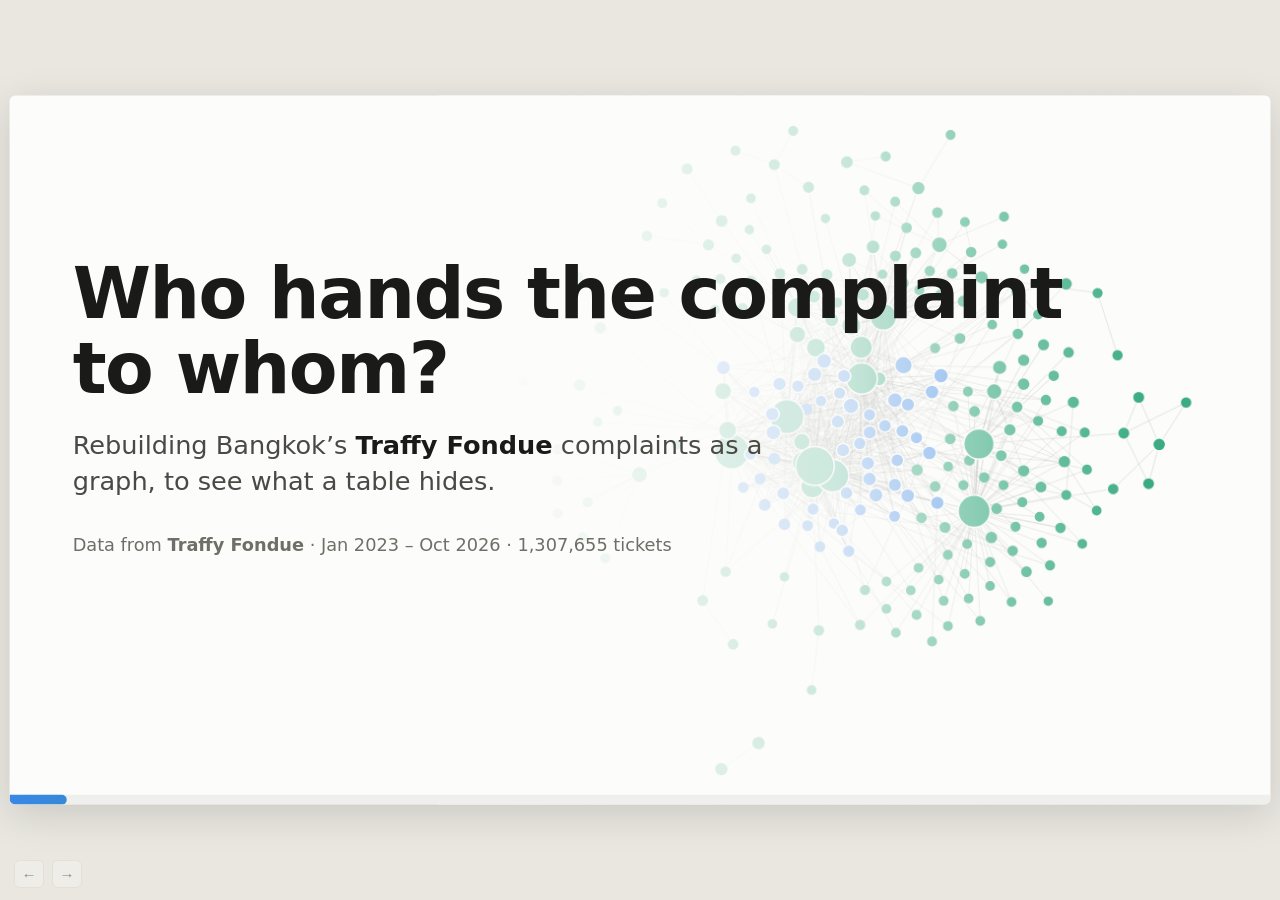
<file: index.html>
<!doctype html>
<html lang="en">
<head>
<meta charset="utf-8">
<meta name="viewport" content="width=device-width, initial-scale=1">
<title>Who hands the complaint to whom? — Traffy Fondue as a graph</title>
<link rel="icon" href="data:image/svg+xml,%3Csvg xmlns=%27http://www.w3.org/2000/svg%27 viewBox=%270 0 32 32%27%3E%3Ccircle cx=%278%27 cy=%2716%27 r=%274%27 fill=%27%233987e5%27/%3E%3Ccircle cx=%2724%27 cy=%278%27 r=%274%27 fill=%27%23d95926%27/%3E%3Ccircle cx=%2724%27 cy=%2724%27 r=%274%27 fill=%27%23199e70%27/%3E%3Cpath d=%27M8 16L24 8M8 16L24 24%27 stroke=%27%238e8d86%27 stroke-width=%272%27/%3E%3C/svg%3E">
<link rel="stylesheet" href="deck/deck.css">
</head>
<body>
<div id="frame">
  <div id="stage">

    <!-- 1 · Title -->
    <section class="slide title" data-embed="bg">
      <div class="bg"><canvas></canvas></div>
      <div class="inner">
        <h1>Who hands the complaint<br>to whom?</h1>
        <p class="lead">Rebuilding Bangkok’s <b>Traffy Fondue</b> complaints as a graph, to see what a table hides.</p>
        <p class="hint">Data from <b>Traffy Fondue</b> · <span id="s-span"></span></p>
      </div>
    </section>

    <!-- 1b · What is Traffy Fondue -->
    <section class="slide" data-steps="5">
      <h2>Traffy Fondue: report a city problem in a chat, track it to the end</h2>
      <p class="body" style="max-width:900px">A citizen-reporting platform built by NECTEC and rolled out by the Bangkok Metropolitan Administration (BMA) on 31 May 2022<sup>1</sup>. Residents use the LINE chatbot or a website; officials work the cases in a manager app<sup>4</sup>.</p>
      <ol class="steps4" id="steps4">
        <li class="fx" data-s="1"><i>1</i><b>Report</b><span>A resident sends a photo, a location and a short description.</span></li>
        <li class="fx" data-s="2"><i>2</i><b>Route</b><span>The platform classifies the problem and sends it to a responsible office<sup>4</sup>.</span></li>
        <li class="fx hot" data-s="3"><i>3</i><b>Handoff</b><span>If that office cannot fix it, the ticket moves on to another, and another.</span></li>
        <li class="fx" data-s="4"><i>4</i><b>Update</b><span>Status changes (in progress, finished) are sent back to the resident.</span></li>
      </ol>
      <p class="tiny fx" data-s="5" style="margin-top:34px">The handoff is the subject of this talk. Every office a ticket passes through is written into one field, in order.</p>
    </section>

    <!-- 2 · Traffy intro -->
    <section class="slide" data-steps="1">
      <h2>A complaint is rarely one office’s job</h2>
      <div class="cols">
        <div class="col wide">
          <p class="body">Handoffs are not rare. A ticket lists <b><span id="t-avg"></span> agencies</b> on average, listed in order.</p>
          <p class="body fx" data-s="1">The platform passed <b>one million resolved complaints</b> in March 2026<sup>2</sup>. At that scale, <em>how</em> a complaint travels matters as much as how many arrive.</p>
        </div>
        <div class="col">
          <div class="bignums">
            <div><b id="t-tickets">1.3M</b><span>tickets, Jan 2023 – Oct 2026</span></div>
            <div><b id="t-perday">934</b><span>new tickets a day</span></div>
            <div><b id="t-hotline">19%</b><span>start at the 1555 hotline</span></div>
          </div>
        </div>
      </div>
    </section>

    <!-- 2b · The question -->
    <section class="slide statement">
      <span class="qmark open" aria-hidden="true">“</span>
      <p class="qtext">Where do complaints get <em>passed around</em>, <em>stuck</em>, or <em>sent back</em> — and which handoffs look <em>wasted</em>?</p>
      <span class="qmark close" aria-hidden="true">”</span>
    </section>

    <!-- 3 · The table -->
    <section class="slide" data-steps="2">
      <span class="ch">Ch 1 · The network lens</span>
      <h2>In the database, a complaint is one row</h2>
      <div class="tbl-wrap">
        <table class="rows" id="rows-table">
          <thead><tr><th>ticket_id</th><th>type</th><th class="hot">organization</th><th>district</th><th>state</th><th>timestamp</th></tr></thead>
          <tbody></tbody>
        </table>
      </div>
      <div class="zoom fx" data-s="2">
        <div class="zl"><b>One cell, zoomed in</b><span id="z-id"></span></div>
        <p class="zs" id="z-str"></p>
        <p class="zt" id="z-tag"></p>
      </div>
    </section>

    <!-- 4 · Questions a table cannot phrase -->
    <section class="slide" data-steps="4">
      <span class="ch">Ch 1 · What doesn’t work?</span>
      <h2>Questions a table can’t phrase</h2>
      <div class="cols">
        <div class="col">
          <div class="qcards">
            <div class="qc"><i>1</i><span>Which agency do tickets get <em>stuck after</em>?</span></div>
            <div class="qc"><i>2</i><span>Which two agencies pass tickets <em>back and forth</em>?</span></div>
            <div class="qc"><i>3</i><span>If the police <em>stopped closing</em> tickets, which districts would feel it?</span></div>
          </div>
          <p class="note">All three ask <b>who connects to whom</b>.</p>
          <div class="ba" id="ba"></div>
        </div>
        <div class="col">
          <h4 class="sub">What it takes in SQL, for question 1 alone</h4>
          <div class="codeblock">
            <div class="cl fx" data-s="1"><code>1</code><span>split <b>organization</b> on commas</span><em id="sq1"></em></div>
            <div class="cl fx" data-s="2"><code>2</code><span>explode to one row per agency</span><em id="sq2"></em></div>
            <div class="cl fx" data-s="3"><code>3</code><span>pair each row with the next (LAG, per ticket)</span><em id="sq3"></em></div>
            <div class="cl fx" data-s="4"><code>4</code><span>group by (from, to) and count</span><em id="sq4"></em></div>
          </div>
          <p class="note fx" data-s="4">…and that is only question 1. Question 3 needs <b>paths</b>, not pairs.</p>
        </div>
      </div>
    </section>

    <!-- 5 · One ticket is a path -->
    <section class="slide" data-steps="6">
      <span class="ch">Ch 2 · Nodes and edges</span>
      <h2>Read the cell in order, and it becomes a path</h2>
      <p class="tiny" id="p-meta" style="margin:0 0 10px"></p>
      <div id="pathviz"></div>
      <p class="pcap" id="pcap"></p>
    </section>

    <!-- 6 · Stack paths -->
    <section class="slide graph" data-embed="stack" data-steps="6">
      <span class="ch">Ch 3 · Temporal graph</span>
      <h2>Stack the paths, and a map appears</h2>
      <div class="gw" style="left:64px;top:112px;width:780px;height:552px"><canvas></canvas></div>
      <div class="side">
        <p class="date" id="stk-date"></p>
        <p class="lead2" id="stk-count"></p>
        <p class="stk-cap" id="stk-cap"></p>
        <div id="stk-ladder"></div>
        <p class="tiny" style="margin-top:10px">Real tickets first, then every ticket up to a date. The map shows agencies and handoffs that pass the size cut-offs on the full data.</p>
      </div>
    </section>

    <!-- 7 · Nodes and edges -->
    <section class="slide" data-steps="4">
      <span class="ch">Ch 1–2 · Nodes, edges, direction, weight, time</span>
      <h2>A graph is nodes and arrows, and we choose what they mean</h2>
      <div class="cols">
        <div class="col wide"><svg id="nodeviz" viewBox="0 0 640 360"></svg></div>
        <div class="col">
          <ul class="defs">
            <li class="fx" data-s="1"><i class="dot" style="background:#199e70"></i><b>Node</b> = an agency or district office. <span id="d-nodes"></span></li>
            <li class="fx" data-s="2"><i class="dot" style="background:#1a1a19"></i><b>Edge</b> = one handoff, drawn from the sender to the receiver.</li>
            <li class="fx" data-s="3"><i class="dot" style="background:#8e8d86"></i><b>Weight</b> = tickets that took that step (line width). <b>Direction</b> matters: A→B is not B→A.</li>
            <li class="fx" data-s="4"><i class="dot" style="background:#3987e5"></i><b>Time</b> = each edge keeps a weekly count, so the graph can replay how routing built up.</li>
          </ul>
        </div>
      </div>
    </section>

    <!-- 8 · Funnel -->
    <section class="slide" data-steps="3">
      <span class="ch">Ch 2 · From a table to an edge list</span>
      <h2>From a million rows to a graph you can read</h2>
      <div class="funnel" id="funnel"></div>
      <p class="tiny fx" data-s="3">Cutoffs are our choice and we report them (Ch 6): agencies with ≥1,000 tickets, handoffs with ≥500. The answers we show hold at nearby cutoffs — see the construction report.</p>
    </section>

    <!-- 9 · Edge list + live graph -->
    <section class="slide graph" data-embed="edgelist" data-steps="1">
      <span class="ch">Ch 2 · Edge list</span>
      <h2>An edge list is just a table of pairs</h2>
      <div class="gw" style="left:64px;top:112px;width:700px;height:552px"><canvas></canvas></div>
      <div class="side wideside">
        <h4 class="sub">Top handoffs · click a row</h4>
        <table class="edgetab" id="edgetab"><thead><tr><th>from</th><th></th><th>to</th><th>tickets</th></tr></thead><tbody></tbody></table>
        <p class="tiny fx" data-s="1" id="g9-count"></p>
        <p class="tiny">The graph is the <b>same data</b>, stored the way the question needs it: you can walk along edges instead of joining rows.</p>
      </div>
    </section>

    <!-- 10 · Construction decisions -->
    <section class="slide" data-steps="3">
      <span class="ch">Ch 6 · Building the graph</span>
      <h2>Every graph is built from decisions. Here are ours</h2>
      <div class="cols">
        <div class="col wide">
          <div class="dec2">
            <div class="d2 fx" data-s="1"><b class="n" id="n-res"></b><span id="dec-res"></span></div>
            <div class="d2 fx" data-s="2"><b class="n" id="n-prune"></b><span id="dec-prune"></span></div>
            <div class="d2 fx" data-s="3"><b class="n">1 assumption</b><span>The list order is the handoff order. The data has no time for each handoff, so we cannot check it.</span></div>
          </div>
        </div>
        <div class="col">
          <div class="spot fx" data-s="1">
            <h4>Resolution, before and after</h4>
            <p>One role, fifty district copies:</p>
            <div id="fold-ex"></div>
          </div>
        </div>
      </div>
    </section>

    <!-- 11 · Five metrics -->
    <section class="slide graph" data-embed="metrics" data-steps="0">
      <span class="ch">Ch 7 · Five ways to be important</span>
      <h2>Five questions, five answers to “who matters?”</h2>
      <div class="gw" style="left:64px;top:112px;width:700px;height:552px"><canvas></canvas></div>
      <div class="side wideside">
        <div class="chips" id="metric-chips"></div>
        <p class="lead2" id="metric-q"></p>
        <ol class="rank" id="metric-top"></ol>
        <table class="winners" id="metric-all"></table>
      </div>
    </section>

    <!-- 12 · Insight 1: police -->
    <section class="slide graph ins" data-embed="police" data-steps="3">
      <span class="ch">Ch 7 · PageRank, flow</span>
      <h2>Police-touched tickets rarely close, and it is getting worse</h2>
      <div id="chart-police" class="chart-left"></div>
      <div class="gw" style="left:690px;top:118px;width:526px;height:330px"><canvas></canvas></div>
      <p class="tiny" style="position:absolute;left:690px;top:452px;width:526px" id="police-cap"></p>
      <div class="decision fx" data-s="2" id="dec-police"></div>
      <p class="caveat fx" data-s="3" id="cav-police"></p>
    </section>

    <!-- 13 · Insight 2: long chains -->
    <section class="slide graph ins" data-embed="long" data-steps="8">
      <span class="ch">Ch 8 · Path length</span>
      <h2>The more agencies, the fewer tickets get finished</h2>
      <div id="chart-len" class="chart-left"></div>
      <div class="gw" style="left:690px;top:118px;width:526px;height:330px"><canvas></canvas></div>
      <p class="tiny" style="position:absolute;left:690px;top:452px;width:526px" id="long-cap"></p>
      <div class="decision fx" data-s="7" id="dec-len"></div>
      <p class="caveat fx" data-s="8" id="cav-len"></p>
    </section>

    <!-- 14 · Insight 3: where a ticket ends -->
    <section class="slide graph ins" data-embed="ends" data-steps="2">
      <span class="ch">Ch 7 · Where flow ends</span>
      <h2>Where a ticket ends decides whether it closes</h2>
      <div id="chart-ends" class="chart-left"></div>
      <div class="gw" style="left:690px;top:150px;width:526px;height:298px"><canvas></canvas></div>
      <div class="chips" id="ends-chips" style="position:absolute;left:690px;top:112px"></div>
      <p class="tiny" style="position:absolute;left:690px;top:452px;width:526px" id="ends-cap"></p>
      <div class="decision fx" data-s="1" id="dec-ends"></div>
      <p class="caveat fx" data-s="2" id="cav-ends"></p>
    </section>

    <!-- 15 · Graph RAG idea -->
    <section class="slide" data-steps="3">
      <span class="ch">Graph RAG module</span>
      <h2>Rows can’t answer “why”. A graph can retrieve the path</h2>
      <p class="askq fx" data-s="1"><span id="rq-th"></span><small id="rq-en"></small></p>
      <div class="rag2">
        <div class="rp rows fx" data-s="2">
          <h4>Plain RAG over rows</h4>
          <div class="big" id="rp-big-rows"></div><p class="sub">the rows that look most like the question</p>
          <div class="rlist" id="rp-rows"></div>
          <p class="cap" id="rp-cap-rows"></p>
        </div>
        <div class="rp graph fx" data-s="3">
          <h4>Graph RAG</h4>
          <div class="big" id="rp-big-graph"></div><p class="sub">every traffic-violation ticket, as one picture</p>
          <div class="rbars" id="rp-bars"></div>
          <p class="cap" id="rp-cap-graph"></p>
        </div>
      </div>
    </section>

    <!-- 16 · Graph RAG demo -->
    <section class="slide graph" data-embed="rag" data-steps="0">
      <span class="ch">Graph RAG module · pre-run demo</span>
      <h2>The same question, answered from the graph</h2>
      <div class="gw" style="left:64px;top:112px;width:520px;height:552px"><canvas></canvas></div>
      <div class="ragpane">
        <div class="chips" id="rag-chips"></div>
        <p class="rq" id="rag-q"></p>
        <div class="ragbox"><h4>Retrieved from the graph <span class="muted" id="rag-n-facts"></span></h4><ul id="rag-facts"></ul></div>
        <div class="ragbox ans"><h4>Answer — written from only that context</h4><p id="rag-answer"></p></div>
        <button class="chip" id="rag-toggle">Show what plain RAG retrieves</button>
        <div class="ragbox plain" id="rag-plain" hidden></div>
      </div>
    </section>

    <!-- 17 · Try it -->
    <section class="slide" data-steps="1">
      <h2>Now you try it</h2>
      <div class="cols">
        <div class="col wide">
          <ol class="tasks" id="tasks"></ol>
        </div>
        <div class="col qrcol">
          <img src="deck/assets/qr.svg" alt="QR code to the interactive explorer" class="qr">
          <p class="qrurl">quadruplebeansstars.github.io<br>/madt-graph-final-presentation/explorer/</p>
        </div>
      </div>
    </section>

    <!-- ---------------- Appendix ---------------- -->

    <!-- 18 · Which graph type -->
    <section class="slide" data-steps="0">
      <span class="ch">Appendix · Ch 3 · Graph types</span>
      <h2>Which kind of graph? The question picks the type</h2>
      <table class="why">
        <thead><tr><th>Type</th><th>Use when…</th><th>For Traffy</th></tr></thead>
        <tbody>
          <tr><td>Directed, weighted</td><td>Who sends to whom, how much</td><td><em>Used.</em> Handoffs between agencies, weight = tickets.</td></tr>
          <tr><td>Temporal</td><td>Timing or evolution is the question</td><td><em>Used.</em> Weekly counts per edge drive the time slider.</td></tr>
          <tr><td>Bipartite (+ projection)</td><td>Two node kinds, edges only across</td><td>Used as a second layer: category → agency (“routed to”).</td></tr>
          <tr><td>Multigraph</td><td>Repeated interactions carry the meaning</td><td>Collapsed: repeats become the edge weight.</td></tr>
          <tr><td>Ego network</td><td>Zoom to one node and its world</td><td>Available in the explorer: select any node.</td></tr>
          <tr><td>Hypergraph</td><td>A group acts as one unit</td><td>Not needed: a ticket is a path, not a group.</td></tr>
        </tbody>
      </table>
    </section>

    <!-- 19 · Fingerprint -->
    <section class="slide" data-steps="0">
      <span class="ch">Appendix · Ch 8 · Structure</span>
      <h2>What shape is the network? A hub-heavy core, no pure shape</h2>
      <div class="cols">
        <div class="col wide"><table class="mini" id="fp-table"><thead><tr><th>Measure</th><th>Ours</th><th>Random graph, same size</th></tr></thead><tbody></tbody></table></div>
        <div class="col"><div class="limits" id="fp-tests"></div></div>
      </div>
    </section>

    <!-- 21 · Limits + sources -->
    <section class="slide" data-steps="1">
      <span class="ch">Appendix · Ch 4 · The data gate</span>
      <h2>Read with care, and where this comes from</h2>
      <div class="cols">
        <div class="col">
          <div class="limits"><h4>Limits we want to be upfront about</h4><ul id="limits-list"></ul></div>
        </div>
        <div class="col">
          <ol class="sources">
            <li>Frontiers in Sustainable Cities, 2025 — Traffy Fondue case study (platform launched 31 May 2022). <span>frontiersin.org/articles/10.3389/frsc.2025.1491621</span></li>
            <li>Bangkok Metropolitan Administration, 4 Mar 2026 — Traffy Fondue surpasses one million resolved complaints. <span>pr-bangkok.com/?p=583017</span></li>
            <li>Traffy Fondue monthly ticket exports, Jan 2023 – Oct 2026 (BMA / NECTEC open data). Free text, photos, addresses and coordinates are not used.</li>
            <li>NECTEC / NSTDA and Thai PBS World, 2022–2023 — how the LINE chatbot, AI routing and the Traffy Fondue Manager app work. <span>nstda.or.th · thaipbsworld.com</span></li>
            <li>Course: MADT 7202 Web &amp; Social Network Analytics, NIDA — Chapters 1–4 and 6–8.</li>
          </ol>
          <p class="tiny">All numbers are computed by <code>pipeline/traffy_story.py</code> into <code>data/traffy_story.json</code>; the graph by <code>pipeline/traffy_handoff.py</code>.</p>
        </div>
      </div>
    </section>

  <div id="strip"><i id="sfill"></i></div><div id="pgno"></div>
  </div>
  <div id="nav"><button id="prev" aria-label="Previous">←</button><button id="next" aria-label="Next">→</button></div>
</div>
<script type="module" src="deck/deck.js"></script>
</body>
</html>
</file>
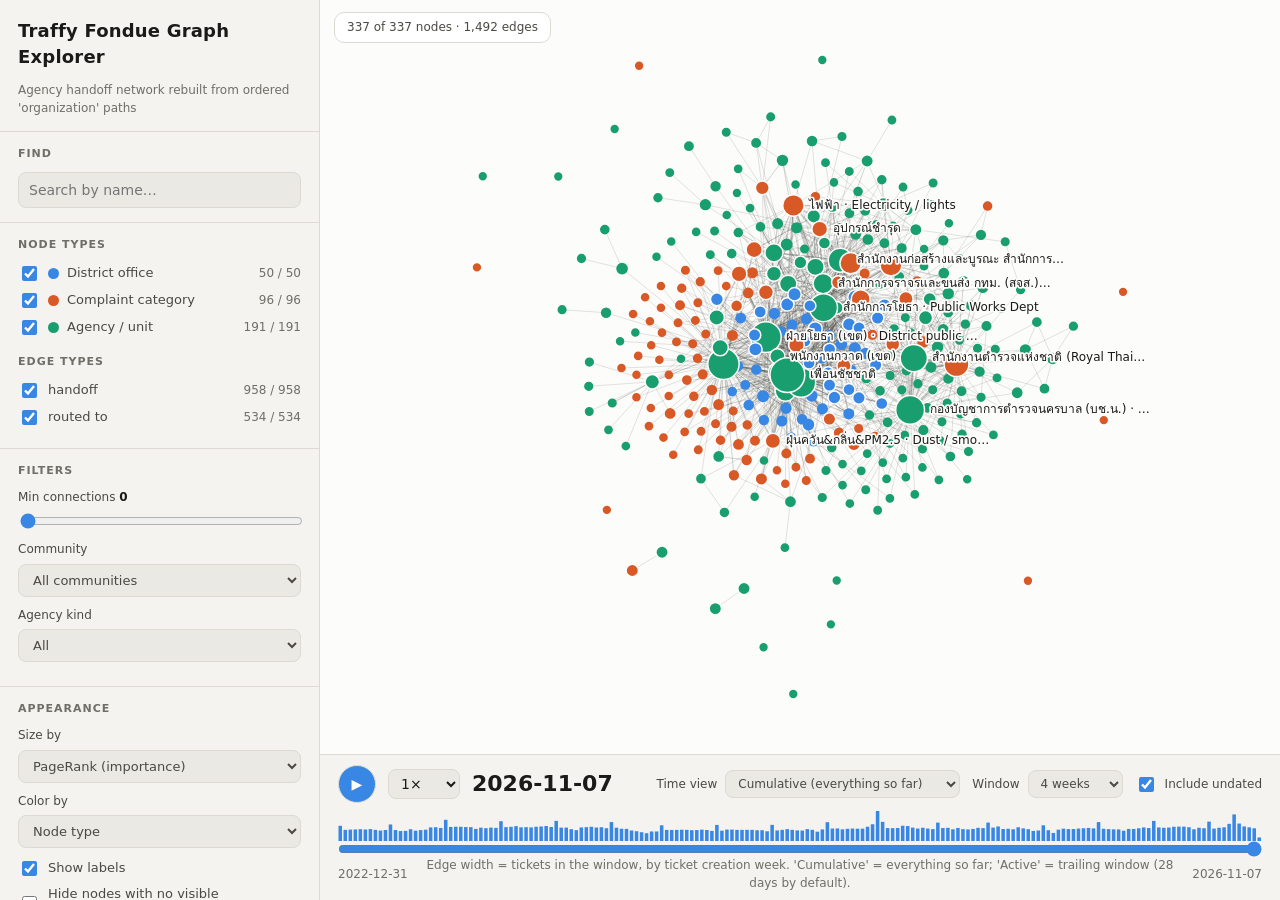
<file: explorer/index.html>
<!doctype html>
<html lang="en">
<head>
  <meta charset="utf-8">
  <meta name="viewport" content="width=device-width, initial-scale=1">
  <title>Traffy Fondue Graph Explorer</title>
  <meta name="description" content="Interactive graph of who hands Bangkok Traffy Fondue complaints to whom: filters, paths, highlight and a time slider.">
  <link rel="icon" href="data:image/svg+xml,%3Csvg xmlns=%27http://www.w3.org/2000/svg%27 viewBox=%270 0 32 32%27%3E%3Ccircle cx=%278%27 cy=%2716%27 r=%274%27 fill=%27%233987e5%27/%3E%3Ccircle cx=%2724%27 cy=%278%27 r=%274%27 fill=%27%23d95926%27/%3E%3Ccircle cx=%2724%27 cy=%2724%27 r=%274%27 fill=%27%23199e70%27/%3E%3Cpath d=%27M8 16L24 8M8 16L24 24%27 stroke=%27%238e8d86%27 stroke-width=%272%27/%3E%3C/svg%3E">
  <link rel="stylesheet" href="css/style.css">
</head>
<body>
<div id="app">
  <div id="mbar"><b>Traffy graph</b><button id="btnDrawer" class="btn">Search &amp; filters</button></div>
  <aside id="side" aria-label="Controls">
    <header class="head">
      <button id="btnCloseDrawer" class="x" aria-label="Close">×</button>
      <h1>Traffy Fondue Graph Explorer</h1>
      <div id="tabs" role="tablist" aria-label="Dataset"></div>
      <p id="subtitle" class="muted"></p>
      <div id="demoBanner" class="banner" hidden></div>
    </header>

    <section>
      <h2>Find</h2>
      <input id="search" type="search" placeholder="Search by name…" autocomplete="off" aria-label="Search nodes">
      <ul id="results" class="results" hidden></ul>
    </section>

    <section>
      <h2>Node types</h2>
      <div id="nodeTypes" class="checks"></div>
      <h2 class="sub">Edge types</h2>
      <div id="edgeTypes" class="checks"></div>
    </section>

    <section>
      <h2>Filters</h2>
      <label class="row"><span>Min connections <b id="minDegVal">0</b></span>
        <input id="minDeg" type="range" min="0" max="10" value="0"></label>
      <label class="row"><span>Community</span><select id="commSel"></select></label>
      <div id="attrFilters"></div>
    </section>

    <section>
      <h2>Appearance</h2>
      <label class="row"><span>Size by</span>
        <select id="sizeBy">
          <option value="pagerank">PageRank (importance)</option>
          <option value="live">Connections in current time view</option>
          <option value="uniform">Uniform</option>
        </select></label>
      <label class="row"><span>Color by</span>
        <select id="colorBy">
          <option value="type">Node type</option>
          <option value="community">Community (Louvain)</option>
          <option value="state">Complaint state</option>
        </select></label>
      <label class="check"><input id="labelsOn" type="checkbox" checked> Show labels</label>
      <label class="check"><input id="hideIso" type="checkbox"> Hide nodes with no visible connections</label>
    </section>

    <section>
      <h2>Tools</h2>
      <div class="btns">
        <button id="btnPath" class="btn" aria-pressed="false">Shortest path</button>
        <button id="btnFit" class="btn">Fit view</button>
        <button id="btnRelayout" class="btn" title="Re-run the layout on what is currently visible">Re-layout visible</button>
        <button id="btnReset" class="btn" title="Re-run the layout from scratch">Reset layout</button>
        <button id="btnPng" class="btn">Save PNG</button>
      </div>
      <p id="pathHint" class="hint" hidden></p>
      <p class="hint">Drag a node to move it (it stays pinned) · double-click a node to pin / release it · scroll to zoom · <kbd>Esc</kbd> clears · <kbd>Space</kbd> plays.</p>
    </section>

    <footer class="foot">
      <p id="source" class="muted small"></p>
    </footer>
  </aside>

  <main id="main">
    <div id="stage">
      <canvas id="cv" aria-label="Network graph" role="img"></canvas>
      <div id="stats" class="overlay stats" aria-live="polite"></div>
      <div id="legend" class="overlay legend" hidden></div>
      <div id="details" class="overlay details" hidden></div>
      <div id="tip" class="tip" hidden></div>
      <div id="toast" class="toast" hidden></div>
      <div id="loading" class="loading">Loading…</div>
    </div>

    <div id="timebar" class="timebar">
      <div class="trow">
        <button id="btnPlay" class="play" aria-label="Play">▶</button>
        <select id="speed" aria-label="Speed">
          <option value="0.5">0.5×</option><option value="1" selected>1×</option>
          <option value="2">2×</option><option value="4">4×</option>
        </select>
        <div id="timeLabel" class="timelabel">—</div>
        <div class="spacer"></div>
        <label class="inline"><span>Time view</span>
          <select id="mode">
            <option value="cumulative">Cumulative (everything so far)</option>
            <option value="active">Active (lifespan / recent window)</option>
          </select></label>
        <label class="inline" id="winWrap" hidden><span>Window</span>
          <select id="win">
            <option value="28">4 weeks</option><option value="90">3 months</option>
            <option value="180">6 months</option><option value="365">1 year</option>
          </select></label>
        <label class="check inline"><input id="undated" type="checkbox" checked> Include undated</label>
      </div>
      <div class="slidewrap">
        <canvas id="hist" aria-hidden="true"></canvas>
        <input id="slider" type="range" min="0" max="1000" value="1000" aria-label="Time">
      </div>
      <div class="trow ends"><span id="tMin" class="muted small"></span><span id="timeNote" class="muted small center"></span><span id="tMax" class="muted small"></span></div>
    </div>
  </main>
</div>
<script type="module" src="js/app.js"></script>
</body>
</html>
</file>
<file: deck/deck.css>
:root {
  --bg: #e9e7e0; --surface: #fcfcfb; --surface2: #f4f3ef; --line: #dcdad2;
  --t1: #1a1a19; --t2: #4a4943; --muted: #6f6e67;
  --blue: #3987e5; --orange: #d95926; --green: #199e70; --amber: #d99200; --amber-text: #8a5a00;
  --font: Inter, "Noto Sans Thai", "Sarabun", "Segoe UI", system-ui, -apple-system, Tahoma, sans-serif;
}
* { box-sizing: border-box; }
html, body { margin: 0; height: 100%; background: var(--bg); color: var(--t1); font-family: var(--font); overflow: hidden; }
#frame { position: fixed; inset: 0; display: grid; place-items: center; }
#stage { position: relative; width: 1280px; height: 720px; background: var(--surface); border-radius: 6px;
  transform: scale(var(--s, 1)); transform-origin: center; overflow: hidden; box-shadow: 0 10px 40px #0002; }

/* slides + steps */
.slide { position: absolute; inset: 0; padding: 48px 64px 56px; opacity: 0; visibility: hidden; transform: translateX(28px);
  transition: opacity .35s, transform .35s, visibility 0s .35s; }
.slide.active { opacity: 1; visibility: visible; transform: none; transition: opacity .35s, transform .35s; }
.slide.past { transform: translateX(-28px); }
.fx { opacity: 0; transform: translateY(10px); transition: opacity .4s, transform .4s; pointer-events: none; }
.fx.on { opacity: 1; transform: none; pointer-events: auto; }
tr.fx { transform: none; }

h1 { font-size: 72px; line-height: 1.05; margin: 14px 0 22px; letter-spacing: -0.02em; font-weight: 700; }
h2 { font-size: 38px; margin: 0 0 26px; letter-spacing: -0.01em; font-weight: 650; line-height: 1.15; }
h4 { margin: 0 0 8px; font-size: 14px; font-weight: 600; text-transform: uppercase; letter-spacing: .06em; color: var(--muted); }
h4.sub { font-size: 15px; margin-bottom: 14px; color: var(--t2); }
.kicker { color: var(--blue); font-weight: 600; letter-spacing: .08em; text-transform: uppercase; font-size: 15px; margin: 0; }
.lead { font-size: 26px; line-height: 1.4; color: var(--t2); max-width: 760px; margin: 0; }
.lead b { color: var(--t1); }
.hint { color: var(--muted); font-size: 15px; margin-top: 44px; }
kbd { background: var(--surface2); border: 1px solid var(--line); border-radius: 4px; padding: 1px 7px; font: inherit; font-size: 13px; }
.body { font-size: 22px; line-height: 1.5; color: var(--t2); margin: 0 0 18px; }
.body b, .body em { color: var(--t1); font-style: normal; }
.note { font-size: 18px; line-height: 1.5; color: var(--t2); margin-top: 22px; }
.tiny { font-size: 14px; color: var(--muted); line-height: 1.45; margin: 12px 0 0; }
.muted { color: var(--muted); text-transform: none; letter-spacing: 0; font-weight: 400; }
code { font-family: ui-monospace, "SF Mono", Menlo, Consolas, monospace; font-size: .92em; background: var(--surface2); border: 1px solid var(--line); border-radius: 4px; padding: 1px 6px; color: var(--t1); }
sup { font-size: 12px; color: var(--muted); }

.cols { display: flex; gap: 40px; align-items: flex-start; }
.col { flex: 1; min-width: 0; }
.col.wide { flex: 1.5; }

/* title */
.title .bg { position: absolute; inset: 0; opacity: .85; }
.title .bg canvas { display: block; }
.title .bg::after { content: ""; position: absolute; inset: 0; background: linear-gradient(90deg, var(--surface) 8%, #fcfcfbc0 48%, transparent 85%); }
.title .inner { position: absolute; left: 64px; top: 150px; z-index: 2; }

/* problem */
.question { border-left: 3px solid var(--amber); padding: 6px 0 6px 20px; margin-top: 26px; }
.question .qlabel { color: var(--amber-text); font-size: 13px; text-transform: uppercase; letter-spacing: .08em; font-weight: 600; }
.question p { font-size: 26px; line-height: 1.35; margin: 6px 0 0; }
.tiles { display: flex; flex-direction: column; gap: 16px; }
.tile { background: var(--surface2); border: 1px solid var(--line); border-radius: 10px; padding: 18px 22px; }
.tile b { display: block; font-size: 48px; line-height: 1; font-weight: 700; color: var(--green); letter-spacing: -.02em; }
.tile span { display: block; margin-top: 8px; font-size: 17px; color: var(--t2); line-height: 1.35; }

/* schema */
.schema { display: grid; grid-template-columns: repeat(2, 1fr); gap: 14px; }
.grp { background: var(--surface2); border: 1px solid var(--line); border-radius: 10px; padding: 12px 14px 14px; display: flex; flex-wrap: wrap; gap: 6px; align-content: flex-start; }
.grp h4 { flex: 0 0 100%; margin-bottom: 4px; }
.grp.hot { border-color: var(--green); box-shadow: 0 0 0 1px var(--green) inset; }
.grp code.dim { opacity: .35; }
.spot { background: var(--surface2); border: 1px solid var(--green); border-radius: 10px; padding: 18px 20px; }
.spot h4 { color: var(--t1); text-transform: none; letter-spacing: 0; font-size: 18px; }
.spot p { color: var(--t2); font-size: 16px; margin: 6px 0 12px; }
.rawchips, #pathviz .chips { display: flex; flex-wrap: wrap; gap: 6px; }
.rc { background: var(--surface); border: 1px solid var(--line); border-radius: 6px; padding: 5px 9px; font-size: 14px; color: var(--t2); line-height: 1.3; }
.rc.drop { opacity: .35; text-decoration: line-through; }
.rc.fold { border-color: var(--blue); color: var(--t1); }

/* path viz */
#pathviz { height: 300px; position: relative; margin-top: 4px; }
#pathviz svg { width: 100%; height: 100%; overflow: visible; }
.captions { margin-top: 12px; min-height: 150px; }
.cap { font-size: 20px; line-height: 1.45; color: var(--t2); margin: 0 0 10px; }
.cap b { color: var(--t1); }

/* principles */
.cards { display: grid; grid-template-columns: repeat(3, 1fr); gap: 18px; }
.card { background: var(--surface2); border: 1px solid var(--line); border-radius: 12px; padding: 18px 20px; }
.card svg { width: 100%; height: 74px; display: block; margin-bottom: 8px; }
.card h3 { margin: 0 0 6px; font-size: 20px; }
.card p { margin: 0; font-size: 16px; line-height: 1.4; color: var(--t2); }
.card .ask { margin-top: 8px; color: var(--amber-text); font-size: 14px; }

/* funnel */
.funnel { display: flex; flex-direction: column; gap: 14px; }
.fn { display: flex; align-items: center; gap: 18px; }
.fn .bar { height: 54px; border-radius: 8px; background: var(--blue); display: flex; align-items: center; padding: 0 18px; font-size: 26px; font-weight: 700; min-width: 190px; white-space: nowrap; color: #fff; }
.fn .bar.g { background: var(--green); } .fn .bar.o { background: var(--orange); }
.fn .why { flex: 1; font-size: 18px; color: var(--t2); line-height: 1.35; }
.fn .why b { color: var(--t1); }
table.mini { border-collapse: collapse; width: 100%; font-size: 16px; }
table.mini th { text-align: left; font-size: 14px; text-transform: uppercase; letter-spacing: .06em; color: var(--muted); padding-bottom: 8px; border-bottom: 1px solid var(--line); }
table.mini td { padding: 8px 0; color: var(--t2); border-bottom: 1px solid #e7e5de; vertical-align: top; }
table.mini td:first-child { white-space: nowrap; padding-right: 14px; color: var(--t1); }
table.mini td.sep { padding: 4px; border: 0; }
.dot { display: inline-block; width: 11px; height: 11px; border-radius: 50%; margin-right: 8px; }

/* graph slides */
.slide.graph .gwrap { position: absolute; left: 64px; top: 112px; width: 780px; height: 552px; background: #fff; border: 1px solid var(--line); border-radius: 10px; overflow: hidden; }
.slide.graph .gwrap canvas { display: block; touch-action: none; }
.slide.graph h2 { margin-bottom: 0; }
.side { position: absolute; left: 872px; top: 112px; width: 344px; }
.side p { font-size: 17px; color: var(--t2); line-height: 1.45; margin: 0 0 14px; }
.side .lead2 { font-size: 22px; color: var(--t1); line-height: 1.35; }
.side .lead2 b { color: var(--blue); }
.side .warn { color: var(--amber-text); }
.side .date { font-size: 40px; font-weight: 700; margin: 0 0 8px; letter-spacing: -.02em; font-variant-numeric: tabular-nums; }
.legend { list-style: none; padding: 0; margin: 0 0 14px; font-size: 16px; color: var(--t2); }
.legend li { margin: 5px 0; }
.chips { display: flex; flex-wrap: wrap; gap: 8px; margin-bottom: 16px; }
.chip { font: inherit; font-size: 15px; background: var(--surface2); color: var(--t2); border: 1px solid var(--line); border-radius: 999px; padding: 7px 14px; cursor: pointer; }
.chip:hover { border-color: var(--muted); color: var(--t1); }
.chip.on { background: var(--blue); border-color: var(--blue); color: #fff; }
.gtip { position: absolute; z-index: 5; pointer-events: none; color: #f0efec; background: #1a1a19; border: 1px solid var(--line); border-radius: 8px; padding: 7px 10px; font-size: 14px; max-width: 240px; line-height: 1.3; }
.gtip b { display: block; margin-bottom: 2px; }
.gtip span { color: #b5b4ab; font-size: 12px; }

/* charts + lists */
#chart-len svg, #chart-cat svg { width: 100%; display: block; }
.callout { border-left: 3px solid var(--amber); padding: 6px 0 6px 16px; font-size: 18px; line-height: 1.45; color: var(--t2); margin: 18px 0 0; }
.callout b { color: var(--amber-text); }
.rank { margin: 0; padding-left: 22px; font-size: 17px; color: var(--t2); line-height: 1.55; }
.rank li { margin-bottom: 6px; } .rank li span { color: var(--muted); font-size: 14px; }
#pingpong { display: flex; flex-direction: column; gap: 10px; }
.pp { background: var(--surface2); border: 1px solid var(--line); border-radius: 10px; padding: 10px 14px; display: grid; grid-template-columns: 1fr 120px 1fr; align-items: center; gap: 10px; font-size: 15px; line-height: 1.3; }
.pp .a { text-align: right; } .pp .b { text-align: left; }
.pp .mid { text-align: center; font-size: 13px; color: var(--muted); font-variant-numeric: tabular-nums; }
.pp .mid b { color: var(--t1); font-size: 15px; }
.pp .mid i { display: block; font-style: normal; color: var(--blue); letter-spacing: 2px; }

/* why table */
table.why { width: 100%; border-collapse: collapse; font-size: 19px; }
table.why th { text-align: left; padding: 10px 14px; color: var(--muted); font-size: 14px; text-transform: uppercase; letter-spacing: .06em; border-bottom: 1px solid var(--line); }
table.why td { padding: 14px; border-bottom: 1px solid #e7e5de; color: var(--t2); line-height: 1.35; vertical-align: top; }
table.why td:first-child { color: var(--t1); font-weight: 600; width: 24%; }
table.why td:last-child { color: var(--t1); }
table.why td:last-child em { color: var(--green); font-style: normal; font-weight: 600; }
.tag { font-size: 14px; background: var(--surface2); border: 1px solid var(--amber); color: var(--amber-text); border-radius: 999px; padding: 3px 12px; vertical-align: middle; margin-left: 10px; font-weight: 500; }
.flow { display: flex; align-items: stretch; gap: 10px; margin-top: 30px; }
.flow .step { flex: 1; background: var(--surface2); border: 1px solid var(--line); border-radius: 12px; padding: 18px; }
.flow .step b { display: block; margin-bottom: 8px; font-size: 18px; color: var(--green); }
.flow .step p { margin: 0; color: var(--t2); font-size: 16px; line-height: 1.4; }
.flow .arr { align-self: center; color: var(--muted); font-size: 26px; }
.flow .fx.on + .arr { opacity: 1; }

/* try it */
.tasks { font-size: 19px; color: var(--t2); line-height: 1.45; padding-left: 24px; margin: 0 0 26px; }
.tasks li { margin-bottom: 12px; } .tasks a { color: var(--blue); text-decoration: none; border-bottom: 1px solid #3987e566; }
.tasks a:hover { border-color: var(--blue); }
.cta { display: inline-block; background: var(--blue); color: #fff; padding: 14px 26px; border-radius: 10px; text-decoration: none; font-weight: 600; font-size: 20px; }
.limits { background: var(--surface2); border: 1px solid var(--line); border-radius: 12px; padding: 16px 20px; }
.limits ul { margin: 6px 0 0; padding-left: 20px; font-size: 16px; color: var(--t2); line-height: 1.45; } .limits li { margin-bottom: 6px; }
.sources { font-size: 18px; line-height: 1.5; color: var(--t2); padding-left: 24px; } .sources li { margin-bottom: 14px; } .sources span { color: var(--muted); font-size: 14px; display: block; }

/* chrome */
#bar { position: fixed; left: 0; right: 0; bottom: 0; height: 3px; background: #0001; }
#prog { height: 100%; width: 0; background: var(--blue); transition: width .3s; }
#nav { position: fixed; right: 14px; bottom: 12px; display: flex; align-items: center; gap: 8px; color: var(--muted); font-size: 13px; opacity: .55; transition: opacity .2s; }
#nav:hover { opacity: 1; }
#nav button { background: var(--surface2); color: var(--t2); border: 1px solid var(--line); border-radius: 6px; width: 30px; height: 28px; cursor: pointer; font-size: 15px; }
#nav button:hover { color: var(--t1); border-color: var(--muted); }
body.fs #nav { opacity: 0; }
@media (prefers-reduced-motion: reduce) { .slide, .fx { transition: none; } }

.ragex { margin-top: 18px; background: var(--surface2); border: 1px solid var(--line); border-radius: 12px; padding: 14px 18px; }
.ragex h4 { text-transform: none; letter-spacing: 0; font-size: 15px; color: var(--t2); margin-bottom: 10px; }
.rl { display: grid; grid-template-columns: 24px 1fr auto; gap: 8px; font-size: 16px; color: var(--t1); padding: 5px 0; border-top: 1px solid #e7e5de; }
.rl i { color: var(--green); font-style: normal; } .rl span { color: var(--muted); font-size: 14px; text-align: right; }
.note { margin-top: 14px; }

/* ---------------------------------------------------------------- v2 additions */
.ch { position: absolute; right: 64px; top: 26px; font-size: 13px; letter-spacing: .04em; color: var(--blue); background: #3987e514; border: 1px solid #3987e544; border-radius: 999px; padding: 3px 12px; }
.slide h2 { font-size: 36px; }
.tiles.row { flex-direction: row; gap: 12px; margin-top: 16px; }
.tiles.row .tile { flex: 1; padding: 14px 16px; }
.tiles.row .tile b { font-size: 36px; } .tiles.row .tile span { font-size: 14px; }
.phone { background: #fff; border: 1px solid var(--line); border-radius: 18px; padding: 16px 18px 18px; box-shadow: 0 6px 22px #0001; }
.phone .ph-top { display: flex; justify-content: space-between; align-items: center; margin-bottom: 10px; }
.pill { background: #fff3d6; color: var(--amber-text); border-radius: 999px; padding: 3px 11px; font-size: 13px; font-weight: 600; }
.ph-id { font-size: 12px; color: var(--muted); }
.ph-photo { height: 96px; border-radius: 10px; background: linear-gradient(135deg, #e5e3dc, #d3d1c8); margin-bottom: 10px; }
.phone b { font-size: 19px; } .phone p { margin: 4px 0 10px; font-size: 15px; color: var(--t2); }
.ph-route { display: flex; align-items: center; gap: 6px; font-size: 14px; color: var(--muted); }
.ph-route i { width: 12px; height: 12px; border-radius: 50%; background: var(--green); display: inline-block; }
.ph-route i + i::before { content: ""; }
.ph-route span { margin-left: 6px; }

.tbl-wrap { margin-top: 4px; overflow: hidden; border: 1px solid var(--line); border-radius: 10px; }
table.rows { width: 100%; border-collapse: collapse; font-size: 15px; table-layout: fixed; }
table.rows th { text-align: left; background: var(--surface2); padding: 10px 12px; font-size: 13px; letter-spacing: .04em; color: var(--muted); font-family: ui-monospace, Menlo, Consolas, monospace; border-bottom: 1px solid var(--line); }
table.rows td { padding: 10px 12px; border-bottom: 1px solid #ece9e1; color: var(--t2); white-space: nowrap; overflow: hidden; text-overflow: ellipsis; }
table.rows tr:last-child td { border-bottom: 0; }
table.rows th:nth-child(1) { width: 118px; } table.rows th:nth-child(2) { width: 150px; } table.rows th:nth-child(4) { width: 96px; } table.rows th:nth-child(5) { width: 118px; } table.rows th:nth-child(6) { width: 140px; }
table.rows .hot { color: var(--green); }
.slide.hl-org table.rows td:nth-child(3), table.rows.hl td:nth-child(3) { background: #199e7014; color: var(--t1); }
table.rows.hl th:nth-child(3) { background: #199e7022; }
.callout { margin-top: 22px; font-size: 20px; }
.qcards { display: flex; flex-direction: column; gap: 14px; }
.qc { background: var(--surface2); border: 1px solid var(--line); border-radius: 12px; padding: 16px 20px 16px 58px; font-size: 20px; line-height: 1.35; color: var(--t1); position: relative; }
.qc i { position: absolute; left: 18px; top: 16px; width: 28px; height: 28px; border-radius: 50%; background: var(--amber); color: #fff; font-style: normal; font-weight: 700; text-align: center; line-height: 28px; font-size: 15px; }
.codeblock { background: #1f1f1d; border-radius: 12px; padding: 14px 18px; }
.cl { display: grid; grid-template-columns: 26px 1fr auto; gap: 10px; align-items: baseline; padding: 9px 0; border-bottom: 1px solid #ffffff14; color: #e9e8e2; font-size: 17px; }
.cl:last-child { border: 0; }
.cl code { background: none; border: 0; color: #8e8d86; padding: 0; }
.cl b { color: #8fd0b3; font-weight: 600; font-family: ui-monospace, Menlo, monospace; font-size: .95em; }
.cl em { font-style: normal; color: #f1b48c; font-variant-numeric: tabular-nums; font-size: 15px; }

.gw { position: absolute; background: #fff; border: 1px solid var(--line); border-radius: 10px; overflow: hidden; }
.gw canvas { display: block; touch-action: none; }
.stk-cap { font-size: 18px; color: var(--t2); line-height: 1.4; margin: 0 0 14px; min-height: 76px; }
.side.wideside { left: 790px; width: 426px; }
.defs { list-style: none; padding: 0; margin: 0; font-size: 19px; line-height: 1.4; color: var(--t2); }
.defs li { margin: 0 0 16px; padding-left: 26px; position: relative; } .defs b { color: var(--t1); }
.defs .dot { position: absolute; left: 0; top: 7px; margin: 0; }
#nodeviz { width: 100%; height: 360px; background: var(--surface2); border: 1px solid var(--line); border-radius: 12px; }
.edgetab { width: 100%; border-collapse: collapse; font-size: 14px; margin-bottom: 12px; }
.edgetab th { text-align: left; font-size: 12px; text-transform: uppercase; letter-spacing: .06em; color: var(--muted); padding: 0 6px 6px; border-bottom: 1px solid var(--line); }
.edgetab td { padding: 7px 6px; border-bottom: 1px solid #ece9e1; color: var(--t2); line-height: 1.25; vertical-align: top; }
.edgetab tbody tr { cursor: pointer; } .edgetab tbody tr:hover td, .edgetab tbody tr.on td { background: #3987e50f; }
.edgetab td:nth-child(2) { color: var(--blue); } .edgetab td:last-child { text-align: right; color: var(--t1); font-variant-numeric: tabular-nums; font-weight: 600; }
.dec { display: flex; flex-direction: column; gap: 10px; }
.dr { display: grid; grid-template-columns: 120px 1fr; gap: 16px; background: var(--surface2); border: 1px solid var(--line); border-radius: 10px; padding: 12px 16px; font-size: 17px; line-height: 1.4; color: var(--t2); }
.dr b { color: var(--t1); font-size: 18px; }
#fold-ex .fe { display: grid; grid-template-columns: 1fr 24px 1fr; gap: 6px; align-items: center; font-size: 14px; margin-bottom: 6px; }
#fold-ex .fe span { background: var(--surface); border: 1px solid var(--line); border-radius: 6px; padding: 4px 8px; color: var(--t2); overflow: hidden; text-overflow: ellipsis; white-space: nowrap; }
#fold-ex .fe .to { border-color: var(--blue); color: var(--t1); } #fold-ex .fe i { color: var(--muted); font-style: normal; text-align: center; }
.chart-left { position: absolute; left: 64px; top: 112px; width: 600px; height: 340px; }
.chart-left svg { width: 100%; height: 100%; display: block; }
.decision { position: absolute; left: 64px; right: 64px; top: 494px; height: 118px; display: grid; grid-template-columns: 1.7fr 1fr 1fr; gap: 0; background: var(--surface2); border: 1px solid var(--line); border-left: 4px solid var(--green); border-radius: 10px; overflow: hidden; }
.decision > div { padding: 12px 18px; font-size: 17px; line-height: 1.38; color: var(--t2); border-left: 1px solid var(--line); }
.decision > div:first-child { border-left: 0; }
.decision h4 { margin: 0 0 4px; color: var(--green); font-size: 12px; } .decision b { color: var(--t1); }
.caveat { position: absolute; left: 64px; right: 64px; top: 626px; margin: 0; font-size: 15px; color: var(--amber-text); line-height: 1.4; }
.cmp { background: var(--surface2); border: 1px solid var(--line); border-radius: 12px; padding: 18px 22px; } .cmp.g { border-color: var(--green); box-shadow: 0 0 0 1px var(--green) inset; }
.cmp h4 { text-transform: none; letter-spacing: 0; font-size: 20px; color: var(--t1); margin-bottom: 8px; } .cmp p { margin: 0; font-size: 18px; line-height: 1.45; color: var(--t2); }
.ragpane { position: absolute; left: 606px; top: 112px; width: 610px; height: 552px; display: flex; flex-direction: column; gap: 10px; overflow: hidden; }
.ragbox { background: var(--surface2); border: 1px solid var(--line); border-radius: 10px; padding: 10px 14px; }
.ragbox h4 { text-transform: none; letter-spacing: 0; font-size: 14px; color: var(--t2); margin-bottom: 6px; }
.ragbox ul { margin: 0; padding-left: 18px; font-size: 13px; line-height: 1.35; color: var(--t2); max-height: 176px; overflow: hidden; } .ragbox li { margin-bottom: 3px; }
.ragbox.ans { border-color: var(--green); } .ragbox.ans p { margin: 0; font-size: 15px; line-height: 1.45; color: var(--t1); }
.ragbox.plain { font-size: 13px; color: var(--t2); } .ragbox.plain .pr { display: grid; grid-template-columns: 96px 1fr auto; gap: 8px; padding: 3px 0; border-top: 1px solid #e7e5de; }
.ragbox.plain .pr span:first-child { color: var(--muted); font-family: ui-monospace, Menlo, monospace; }
.ragbox.plain p { margin: 8px 0 0; color: var(--amber-text); }
.qrcol { text-align: center; } .qr { width: 300px; height: 300px; border: 1px solid var(--line); border-radius: 12px; display: block; margin: 6px auto 12px; }
.qrurl { font-size: 14px; color: var(--muted); line-height: 1.45; }
.mini td.num { text-align: right; font-variant-numeric: tabular-nums; color: var(--t1); font-weight: 600; }
.pass { color: var(--green); } .fail { color: var(--muted); }
.limits li b { color: var(--t1); }
[hidden] { display: none !important; }

/* v2 fixes */
table.rows { font-size: 16px; }
table.rows td { padding: 17px 12px; }
table.rows th { padding: 12px; }
table.rows th:nth-child(1) { width: 146px; } table.rows th:nth-child(2) { width: 170px; } table.rows th:nth-child(4) { width: 100px; } table.rows th:nth-child(5) { width: 156px; } table.rows th:nth-child(6) { width: 178px; }
.qc { font-size: 23px; padding: 20px 22px 20px 62px; } .qc i { top: 20px; }
.cl { font-size: 19px; padding: 12px 0; } .cl em { font-size: 16px; }
#pathviz { height: 250px; }
.fn { gap: 22px; } .fn .bar { height: 70px; font-size: 30px; min-width: 230px; } .fn .why { font-size: 21px; } .funnel { gap: 20px; }
.decision { top: 506px; height: 112px; } .caveat { top: 628px; }
.chart-left { top: 112px; }
.dr { font-size: 18px; padding: 14px 18px; }
table.winners { width: 100%; border-collapse: collapse; font-size: 14px; margin: 6px 0 12px; }
table.winners td { padding: 6px 4px; border-bottom: 1px solid #ece9e1; color: var(--t2); } table.winners td:first-child { color: var(--muted); width: 104px; }
table.winners tr.on td { background: #3987e50f; color: var(--t1); font-weight: 600; }
.rq { margin: 0; font-size: 16px; font-weight: 600; color: var(--t1); line-height: 1.35; }
.ragpane .chips { margin: 0; flex-wrap: nowrap; gap: 6px; } .ragpane .chip { font-size: 14px; padding: 6px 11px; white-space: nowrap; }
.ragbox ul { font-size: 12.5px; max-height: 150px; } .ragbox.ans p { font-size: 14.5px; line-height: 1.42; }
.edgetab td { font-size: 13.5px; padding: 6px 6px; }

/* v3: progress strip, page number, wondering boy */
#bar { display: none; }
#strip { position: absolute; left: 0; right: 0; bottom: 0; height: 10px; background: #0000000d; z-index: 20; }
#sfill { display: block; height: 100%; width: 0; transition: width .4s ease; background: linear-gradient(90deg, #3987e5 0%, #199e70 40%, #e0a21b 70%, #d95926 100%); background-size: 1280px 100%; border-radius: 0 5px 5px 0; }
#pgno { position: absolute; right: 28px; bottom: 20px; z-index: 20; font-size: 15px; font-weight: 600; color: var(--muted); font-variant-numeric: tabular-nums; }
.wonder { display: flex; align-items: flex-end; gap: 0; margin-top: 18px; }
.wonder .boy { width: 118px; flex: none; }
.wonder .trail { width: 58px; flex: none; margin-bottom: 70px; margin-left: -6px; }
.wonder .bubble { background: #fff; border: 3px solid #1c1b19; border-radius: 36px; padding: 16px 26px 18px; margin-left: -4px; margin-bottom: 78px; }
.wonder .bubble p { font-size: 24px; line-height: 1.35; margin: 4px 0 0; }
.wonder .bubble .qlabel { color: var(--amber-text); font-size: 13px; text-transform: uppercase; letter-spacing: .08em; font-weight: 600; }
.slide.title .hint { margin-top: 36px; font-size: 18px; }

#nav { right: auto; left: 14px; }

/* v3b: floating thought bubble, lowered */
.wonder { margin-top: 56px; }
.wonder .bubble { animation: bob 4.2s ease-in-out infinite; }
.wonder .trail circle { animation: bob 4.2s ease-in-out infinite; }
.wonder .trail circle:nth-child(1) { animation-delay: .5s; animation-duration: 3.6s; }
.wonder .trail circle:nth-child(2) { animation-delay: .3s; animation-duration: 3.9s; }
.wonder .trail circle:nth-child(3) { animation-delay: .1s; }
.wonder .boy { animation: tilt 6s ease-in-out infinite; transform-origin: 50% 100%; }
@keyframes bob { 0%, 100% { transform: translate(0, 0); } 25% { transform: translate(3px, -8px); } 50% { transform: translate(-2px, -4px); } 75% { transform: translate(-4px, -10px); } }
@keyframes tilt { 0%, 100% { transform: rotate(0); } 50% { transform: rotate(-1.6deg); } }
@media (prefers-reduced-motion: reduce) { .wonder .bubble, .wonder .trail circle, .wonder .boy { animation: none; } }

/* v3c: statement slide */
.slide.statement { display: flex; flex-direction: column; justify-content: center; padding: 0 120px; background: radial-gradient(ellipse at 20% 30%, #fff6e0 0%, transparent 60%), var(--surface); }
.statement .qtext { font-size: 58px; line-height: 1.22; font-weight: 700; letter-spacing: -.02em; margin: 0; max-width: 1000px; position: relative; z-index: 1; }
.statement .qtext em { font-style: normal; background: linear-gradient(transparent 62%, #f3c96b88 62%); }
.statement .qmark { position: absolute; font-family: Georgia, 'Times New Roman', serif; font-size: 300px; line-height: 1; color: #e0a21b; opacity: .35; z-index: 0; }
.statement .qmark.open { left: 56px; top: 70px; }
.statement .qmark.close { right: 90px; bottom: 20px; }
.statement .qsrc { margin: 34px 0 0; color: var(--amber-text); font-size: 15px; text-transform: uppercase; letter-spacing: .1em; font-weight: 600; position: relative; z-index: 1; }

/* v3d: zoomed cell */
.zoom { margin-top: 20px; background: #fff; border: 2px solid var(--green); border-radius: 12px; padding: 14px 22px 16px; position: relative; box-shadow: 0 6px 18px #199e7018; }
.zoom::before { content: ''; position: absolute; top: -12px; left: 260px; width: 20px; height: 20px; background: #fff; border-left: 2px solid var(--green); border-top: 2px solid var(--green); transform: rotate(45deg); }
.zoom .zl { display: flex; justify-content: space-between; font-size: 13px; color: var(--green); letter-spacing: .04em; text-transform: uppercase; }
.zoom .zl span { font-family: ui-monospace, Menlo, Consolas, monospace; text-transform: none; color: var(--muted); }
.zoom .zs { margin: 8px 0 8px; font-size: 20px; line-height: 1.5; color: var(--t1); }
.zoom .zs i { font-style: normal; color: var(--amber); font-weight: 700; margin-right: 4px; }
.zoom .zt { margin: 0; font-size: 17px; color: var(--t2); }
.zoom .zt b { color: var(--amber-text); }

table.rows.pick tbody tr td { transition: opacity .3s; }
table.rows.pick tbody tr:not(:nth-child(2)) td { opacity: .35; }
table.rows.pick tbody tr:nth-child(2) td:nth-child(3) { background: #199e7030; color: var(--t1); font-weight: 600; box-shadow: inset 0 0 0 2px var(--green); }
.zoom::before { left: 500px; }

/* v3e: open question list */
.qcards { gap: 0; }
.qc { background: none; border: 0; border-radius: 0; border-top: 1px solid var(--line); padding: 20px 0 20px 74px; min-height: 96px; display: flex; align-items: center; font-size: 27px; line-height: 1.28; font-weight: 600; letter-spacing: -.01em; }
.qc:last-child { border-bottom: 1px solid var(--line); }
.qc i { background: none; color: #e0a21b; opacity: .75; left: 0; top: 50%; transform: translateY(-50%); width: auto; height: auto; font-family: Georgia, 'Times New Roman', serif; font-size: 64px; font-weight: 400; line-height: 1; text-align: left; }
.qc em { font-style: normal; background: linear-gradient(transparent 62%, #f3c96b88 62%); }

/* v3f: cell -> graph, column by column */
#pathviz { height: 330px; }
.pgrid { position: relative; display: grid; grid-template-columns: repeat(6, 1fr); gap: 14px; margin-top: 26px; padding-top: 18px; }
.plab { position: absolute; left: 0; font-size: 12px; letter-spacing: .1em; text-transform: uppercase; color: var(--muted); font-weight: 600; }
.plab.a { top: -14px; } .plab.b { top: 100px; }
.pcol { position: relative; display: flex; flex-direction: column; align-items: stretch; gap: 0; }
.pchip { background: #fff; border: 1.5px solid #1c1b19; border-radius: 10px; padding: 8px 10px; min-height: 84px; font-size: 14px; line-height: 1.3; color: var(--t1); display: flex; gap: 8px; align-items: flex-start; transition: opacity .4s, background .4s, border-color .4s; }
.pchip b { flex: none; width: 20px; height: 20px; border-radius: 50%; background: #1c1b19; color: #fff; font-size: 12px; text-align: center; line-height: 20px; }
.pchip.drop { opacity: .35; border-style: dashed; } .pchip.drop span { text-decoration: line-through; }
.pchip.used { opacity: .3; background: #efede7; border-color: var(--line); }
.pnode { position: relative; margin-top: 56px; display: flex; flex-direction: column; align-items: center; text-align: center; font-size: 15px; line-height: 1.3; color: var(--t2); opacity: 0; transform: translateY(-10px); transition: opacity .4s, transform .4s; }
.pnode.on { opacity: 1; transform: none; }
.pnode i { width: 38px; height: 38px; border-radius: 50%; border: 2px solid #fcfcfb; margin-bottom: 8px; }
.pnode i.a { background: var(--green); } .pnode i.d { background: var(--blue); }
.parrow { position: absolute; top: 18px; right: calc(50% + 22px); width: calc(100% + 14px - 44px); height: 0; border-top: 2.5px solid #1c1b19; }
.parrow::after { content: ''; position: absolute; right: -1px; top: -7px; border: 6px solid transparent; border-left: 9px solid #1c1b19; border-right: 0; }
.pcap { font-size: 21px; line-height: 1.45; color: var(--t2); margin: 8px 0 0; min-height: 62px; }
.pcap b { color: var(--t1); }
.plab.b { top: 114px; } .pnode { margin-top: 52px; } #pathviz { height: 300px; }

/* v3g: spreadsheet cell -> graph */
#pathviz { height: 372px; }
#pathviz .plab { position: static; margin: 4px 0 8px; } #pathviz .plab.b { margin-top: 64px; }
.xl { border: 1px solid #c9c7be; border-radius: 4px; background: #fff; overflow: visible; }
.xh { background: #f0efe9; border-bottom: 1px solid #c9c7be; padding: 5px 12px; font: 600 13px ui-monospace, Menlo, Consolas, monospace; color: var(--green); }
.xc { position: relative; margin: 8px; padding: 14px 18px 16px; border: 2.5px solid var(--green); font-size: 21px; line-height: 1.7; color: var(--t1); }
.xc i { font-style: normal; color: var(--amber-text); font-weight: 700; }
.xc .xfill { position: absolute; right: -6px; bottom: -6px; width: 9px; height: 9px; background: var(--green); border: 1.5px solid #fff; }
.tk { transition: color .4s, opacity .4s; }
.tk.drop { color: #b4b2a9; text-decoration: line-through; }
.tk.used { color: #c2c0b7; }
.ngrid { display: grid; grid-template-columns: repeat(5, 1fr); gap: 14px; }
.ngrid .pnode { margin-top: 0; }

/* v3h: milestone ladder */
.stk-cap { min-height: 96px; font-size: 17px; margin-bottom: 10px; }
.stk-cap .dl { color: var(--blue); }
#stk-ladder { border-top: 1px solid var(--line); padding-top: 8px; }
#stk-ladder .lr { display: grid; grid-template-columns: 1fr auto auto auto auto; gap: 6px; align-items: baseline; font-size: 14px; color: var(--muted); padding: 5px 0; opacity: .25; transition: opacity .3s; font-variant-numeric: tabular-nums; }
#stk-ladder .lr.on { opacity: 1; }
#stk-ladder .lr b { color: var(--t2); font-weight: 600; text-align: right; min-width: 34px; } #stk-ladder .lr i { font-style: normal; font-size: 12px; margin-right: 6px; }
#stk-ladder .lr.now { color: var(--t1); font-weight: 700; } #stk-ladder .lr.now b { color: var(--blue); }
.stk-cap .sub { color: var(--muted); }
#stk-ladder .lr span { white-space: nowrap; }

/* v4: audit pass - less template, more type */
.decision { height: auto; display: block; background: none; border: 0; border-radius: 0; padding: 0; top: 500px; border-top: 1px solid var(--line); padding-top: 16px; box-shadow: none; }
.decision .sw { margin: 0; font-size: 25px; line-height: 1.35; font-weight: 600; color: var(--t1); }
.decision .sw b { background: linear-gradient(transparent 62%, #f3c96b88 62%); }
.decision .wt { margin: 6px 0 0; font-size: 17px; color: var(--t2); } .decision .wt b { color: var(--t1); }
.caveat { top: 640px; font-size: 14px; }
.bignums { display: flex; flex-direction: column; gap: 22px; padding-top: 6px; }
.bignums div { border-left: 3px solid var(--green); padding-left: 20px; }
.bignums b { display: block; font-size: 64px; line-height: 1; color: var(--t1); letter-spacing: -.02em; }
.bignums span { font-size: 17px; color: var(--t2); }
.askq { font-size: 38px; font-weight: 700; letter-spacing: -.01em; margin: 26px 0 0; }
.funnel { gap: 0; } .fn { border-top: 1px solid var(--line); padding: 16px 0; align-items: center; }
.fn .bar, .fn .bar.g, .fn .bar.o { background: none !important; color: var(--t1); height: auto; min-width: 300px; font-size: 46px; font-weight: 700; padding: 0; letter-spacing: -.02em; }
.fn .bar.o { color: var(--blue); }
.title .bg { left: 34%; }
.statement .qmark.close { right: 190px; bottom: 150px; }
.qrcol .qr { width: 360px; } .tasks { font-size: 24px; }
.decision { top: 516px; } .caveat { top: 652px; } .tiny[id$="-cap"] { font-size: 13px; }
.statement .qmark.close { right: 80px; bottom: -30px; }
.cmp { min-height: 280px; padding: 26px 30px; } .cmp h4 { font-size: 26px; margin-bottom: 12px; } .cmp p { font-size: 22px; line-height: 1.45; }
img.qr, .qrcol .qr { width: 400px !important; height: auto !important; max-width: none; }
.qrcol .qrurl { font-size: 18px; }
#nodeviz { transform: scale(1.12); transform-origin: top left; margin-bottom: 40px; }

.dec2 { display: flex; flex-direction: column; }
.d2 { display: grid; grid-template-columns: 250px 1fr; gap: 24px; align-items: center; border-top: 1px solid var(--line); padding: 22px 0; }
.d2:last-child { border-bottom: 1px solid var(--line); }
.d2 .n { font-size: 38px; letter-spacing: -.02em; color: var(--t1); line-height: 1.1; }
.d2 span { font-size: 20px; line-height: 1.4; color: var(--t2); }
.spot { margin-top: 0; }
.askq { margin: 60px 0 10px; font-size: 44px; } .cmp { min-height: 320px; }
/* v5 audit round 2: balance slide 16 */
.askq { margin: 90px 0 26px; font-size: 48px; } .cmp { min-height: 350px; } .cmp p { font-size: 24px; }
/* slide 8: fill the stage, centre vertically */
#nodeviz { transform: none; margin-bottom: 0; height: 440px; }
.slide:has(#nodeviz) .cols { align-items: center; margin-top: 24px; }
.slide:has(#nodeviz) .defs li { font-size: 22px; margin-bottom: 22px; }
/* v6: chapter tag as a quiet label, not a pill */
.ch { background: none; border: 0; border-radius: 0; padding: 0; top: 30px; right: 64px; font-size: 12px; font-weight: 600; letter-spacing: .12em; text-transform: uppercase; color: var(--t3, #8e8d86); display: inline-flex; align-items: center; gap: 10px; }
.ch::before { content: ""; width: 22px; height: 3px; border-radius: 2px; background: var(--blue); }
/* v7: Traffy intro stepper */
.steps4 { list-style: none; margin: 56px 0 0; padding: 0; display: grid; grid-template-columns: repeat(4, 1fr); gap: 0; position: relative; }
.steps4::before { content: ""; position: absolute; left: 20px; right: 40px; top: 20px; height: 2px; background: var(--line); }
.steps4 li { position: relative; padding: 0 28px 0 0; }
.steps4 i { display: flex; align-items: center; justify-content: center; width: 40px; height: 40px; border-radius: 50%; background: var(--bg, #fbfbfa); border: 2px solid var(--t3, #8e8d86); font-style: normal; font-weight: 700; font-size: 18px; color: var(--t2); position: relative; }
.steps4 b { display: block; margin: 18px 0 8px; font-size: 28px; letter-spacing: -.01em; }
.steps4 span { display: block; font-size: 20px; line-height: 1.45; color: var(--t2); }
.steps4 .hot i { border-color: var(--green); background: var(--green); color: #fff; }
.steps4 .hot b { color: var(--green); }
.steps4 { margin-top: 96px; } .steps4 b { font-size: 32px; margin: 22px 0 10px; } .steps4 span { font-size: 22px; }
.slide:has(.steps4) .tiny { font-size: 20px; margin-top: 56px !important; color: var(--t1); }
/* steps4: neutral until the focus step */
.steps4 .hot i { border-color: var(--t3, #8e8d86); background: var(--bg, #fbfbfa); color: var(--t2); } .steps4 .hot b { color: var(--t1); }
.steps4 i, .steps4 b { transition: all .35s; }
.steps4.focus .hot i { border-color: var(--green); background: var(--green); color: #fff; } .steps4.focus .hot b { color: var(--green); }
/* v8: worked example under each SQL step */
.cl .ex { grid-column: 2 / 4; display: flex; flex-wrap: wrap; gap: 6px; align-items: center; margin-top: 4px; font-size: 13px; color: #b9b8b0; }
.cl .ex .lb { color: #8e8d86; margin-right: 4px; font-size: 13px; }
.mc { display: inline-flex; align-items: center; gap: 5px; max-width: 150px; overflow: hidden; white-space: nowrap; text-overflow: ellipsis; background: #ffffff12; border-radius: 6px; padding: 2px 8px; font-size: 13px; color: #e9e8e2; }
.mc u { text-decoration: none; color: #8fd0b3; font-weight: 700; }
.mp { background: #8fd0b322; color: #8fd0b3; border-radius: 6px; padding: 2px 8px; font-weight: 700; font-size: 13px; }
/* v9: before/after tables per SQL step */
.ba { display: none; grid-template-columns: 1fr 52px 1fr; gap: 8px; align-items: start; margin-top: 18px; } .ba.on { display: grid; }
.ba h5 { margin: 0 0 4px; font-size: 12px; letter-spacing: .1em; text-transform: uppercase; color: var(--t3, #8e8d86); }
.ba table { width: 100%; border-collapse: collapse; table-layout: auto; font-size: 12px; background: var(--surface2); border: 1px solid var(--line); border-radius: 8px; overflow: hidden; }
.ba th { text-align: left; font-weight: 600; color: var(--t3, #8e8d86); padding: 3px 7px; border-bottom: 1px solid var(--line); font-size: 11px; }
.ba td { padding: 2px 7px; border-bottom: 1px solid var(--line); max-width: 110px; white-space: nowrap; overflow: hidden; text-overflow: ellipsis; color: var(--t1); }
.ba tr:last-child td { border-bottom: 0; }
.ba .el { display: block; overflow: hidden; text-overflow: ellipsis; }
.ba .chs { display: inline-flex; gap: 3px; } .ba .mc { background: #1f1f1d14; color: var(--t1); padding: 0 6px; font-size: 11px; }
.ba .mc u { color: var(--green); }
.ba .arw { align-self: center; text-align: center; font-size: 24px; color: var(--t3, #8e8d86); } .ba .arw small { display: block; font-size: 11px; letter-spacing: .04em; }
.ba { grid-template-columns: minmax(0,1fr) 46px minmax(0,1fr); } .ba .bx { min-width: 0; } .ba table { table-layout: fixed; } .ba td, .ba th { max-width: none; }
/* v10: Graph RAG idea slide, what each retriever returns */
.askq { margin: 44px 0 0; font-size: 46px; } .askq small { display: block; margin-top: 6px; font-size: 22px; font-weight: 500; color: var(--t3, #8e8d86); letter-spacing: 0; }
.rag2 { display: grid; grid-template-columns: 1fr 1fr; gap: 32px; margin-top: 34px; }
.rp { background: var(--surface2); border: 1px solid var(--line); border-radius: 14px; padding: 22px 28px 20px; min-height: 380px; }
.rp.graph { border-color: var(--green); box-shadow: 0 0 0 1px var(--green) inset; }
.rp h4 { margin: 0; text-transform: none; letter-spacing: 0; font-size: 20px; color: var(--t2); }
.rp .big { font-size: 54px; font-weight: 800; letter-spacing: -.02em; margin-top: 4px; } .rp.graph .big { color: var(--green); }
.rp .sub { margin: 0 0 14px; font-size: 17px; color: var(--t3, #8e8d86); }
.rp .cap { margin: 14px 0 0; font-size: 18px; line-height: 1.4; color: var(--t2); }
.rr { display: grid; grid-template-columns: 90px 1fr auto; gap: 12px; padding: 7px 0; border-top: 1px solid var(--line); font-size: 16px; align-items: center; }
.rr b { font-family: ui-monospace, monospace; font-size: 14px; color: var(--t2); } .rr span { color: var(--t1); white-space: nowrap; overflow: hidden; text-overflow: ellipsis; } .rr i { font-style: normal; color: var(--blue); font-size: 14px; }
.rb { display: grid; grid-template-columns: 210px 1fr 48px; gap: 12px; align-items: center; padding: 6px 0; font-size: 17px; }
.rb span { white-space: nowrap; overflow: hidden; text-overflow: ellipsis; } .rb b { text-align: right; }
.rb .tr { height: 16px; background: #1f1f1d10; border-radius: 8px; overflow: hidden; } .rb .fl { height: 100%; background: var(--green); border-radius: 8px; } .rb .fl.bad { background: var(--orange); }
.rb { grid-template-columns: 290px 1fr 44px; font-size: 16px; }
</file>
<file: explorer/css/style.css>
:root {
  color-scheme: light;
  --surface: #fcfcfb;
  --surface-2: #f4f3ef;
  --surface-3: #ebe9e3;
  --line: #dcdad2;
  --text-1: #1a1a19;
  --text-2: #4a4943;
  --muted: #6f6e67;
  --accent: #3987e5;
  --amber: #d99200;
  --amber-bg: #fdf3d6;
  --amber-text: #7a5200;
  --font: system-ui, -apple-system, "Segoe UI", Roboto, "Noto Sans Thai", "Helvetica Neue", Arial, sans-serif;
}
* { box-sizing: border-box; }
html, body { height: 100%; margin: 0; background: var(--surface); color: var(--text-1); font: 14px/1.45 var(--font); }
button, select, input { font: inherit; color: inherit; }
kbd { background: var(--surface-3); border: 1px solid var(--line); border-radius: 4px; padding: 0 5px; font-size: 12px; }

#app { display: grid; grid-template-columns: 320px 1fr; height: 100vh; }
#side { background: var(--surface-2); border-right: 1px solid var(--line); overflow-y: auto; padding: 0 0 16px; }
#side section { padding: 14px 18px; border-bottom: 1px solid var(--line); }
.head { padding: 18px 18px 14px; border-bottom: 1px solid var(--line); }
h1 { font-size: 18px; margin: 0 0 12px; letter-spacing: .2px; }
h2 { font-size: 11px; font-weight: 600; letter-spacing: .09em; text-transform: uppercase; color: var(--muted); margin: 0 0 10px; }
h2.sub { margin-top: 16px; }
.muted { color: var(--muted); }
.small { font-size: 12px; }
.hint { font-size: 12px; color: var(--muted); margin: 10px 0 0; }

#tabs { display: flex; gap: 6px; }
#tabs button { flex: 1; background: var(--surface-3); border: 1px solid var(--line); border-radius: 8px; padding: 8px 10px; cursor: pointer; text-align: left; color: var(--text-2); }
#tabs button b { display: block; color: var(--text-1); font-size: 13px; }
#tabs button span { font-size: 11px; }
#tabs button[aria-selected="true"] { border-color: var(--accent); background: #e6f0fc; color: var(--text-1); }
#subtitle { margin: 10px 0 0; font-size: 12px; }
.banner { margin-top: 10px; padding: 8px 10px; border-radius: 8px; background: var(--amber-bg); border: 1px solid #e8c76a; color: var(--amber-text); font-size: 12px; }

input[type=search], select { width: 100%; background: var(--surface-3); border: 1px solid var(--line); border-radius: 8px; padding: 7px 10px; }
input[type=search]:focus, select:focus, button:focus-visible, input[type=range]:focus-visible { outline: 2px solid var(--accent); outline-offset: 1px; }
.row { display: grid; gap: 5px; margin-bottom: 10px; font-size: 12px; color: var(--text-2); }
.row b { color: var(--text-1); }
.row select { font-size: 13px; }
input[type=range] { width: 100%; accent-color: var(--accent); }
.check { display: flex; align-items: center; gap: 8px; font-size: 13px; color: var(--text-2); margin: 6px 0; cursor: pointer; }
input[type=checkbox] { accent-color: var(--accent); width: 15px; height: 15px; }

.checks .check { justify-content: flex-start; }
.checks .check .cnt { margin-left: auto; color: var(--muted); font-size: 12px; font-variant-numeric: tabular-nums; }
.sw { width: 11px; height: 11px; border-radius: 50%; flex: none; }

.results { list-style: none; margin: 6px 0 0; padding: 0; border: 1px solid var(--line); border-radius: 8px; max-height: 240px; overflow-y: auto; background: var(--surface-3); }
.results li { padding: 6px 10px; cursor: pointer; display: flex; gap: 8px; align-items: center; font-size: 13px; }
.results li:hover, .results li.on { background: #e1dfd8; }
.results li small { margin-left: auto; color: var(--muted); }

.btns { display: flex; flex-wrap: wrap; gap: 6px; }
.btn { background: var(--surface-3); border: 1px solid var(--line); border-radius: 8px; padding: 6px 10px; cursor: pointer; font-size: 13px; color: var(--text-1); }
.btn:hover { border-color: #a9a8a0; }
.btn[aria-pressed="true"] { background: var(--amber-bg); border-color: var(--amber); color: var(--amber-text); }
.foot { padding: 12px 18px 0; }

#main { display: grid; grid-template-rows: 1fr auto; min-width: 0; height: 100vh; }
#stage { position: relative; overflow: hidden; background: var(--surface); }
#cv { display: block; cursor: grab; touch-action: none; }
.overlay { position: absolute; background: rgba(255, 255, 255, .92); border: 1px solid var(--line); border-radius: 10px; backdrop-filter: blur(4px); }
.stats { left: 14px; top: 12px; padding: 6px 12px; font-size: 12px; color: var(--text-2); font-variant-numeric: tabular-nums; }
.legend { left: 14px; bottom: 14px; padding: 10px 12px; font-size: 12px; max-width: 280px; }
.legend div { display: flex; align-items: center; gap: 8px; margin: 3px 0; color: var(--text-2); }
.details { right: 14px; top: 12px; width: 310px; max-height: calc(100% - 28px); overflow-y: auto; padding: 14px 16px; font-size: 13px; }
.details h3 { margin: 0 0 6px; font-size: 15px; line-height: 1.3; word-break: break-word; }
.details .chip { display: inline-flex; align-items: center; gap: 6px; font-size: 12px; color: var(--text-2); margin-bottom: 8px; }
.details table { width: 100%; border-collapse: collapse; margin: 8px 0; }
.details td { padding: 3px 0; vertical-align: top; }
.details td:first-child { color: var(--muted); padding-right: 12px; white-space: nowrap; font-size: 12px; }
.details td:last-child { word-break: break-word; }
.details h4 { margin: 12px 0 4px; font-size: 11px; letter-spacing: .08em; text-transform: uppercase; color: var(--muted); font-weight: 600; }
.details ul { list-style: none; margin: 0; padding: 0; }
.details li { display: flex; align-items: center; gap: 8px; padding: 3px 0; cursor: pointer; }
.details li:hover { color: var(--text-1); text-decoration: underline; }
.details .x { position: absolute; right: 8px; top: 6px; background: none; border: 0; color: var(--muted); font-size: 18px; cursor: pointer; }
.details .acts { display: flex; gap: 6px; margin-top: 10px; flex-wrap: wrap; }
.tip { position: fixed; pointer-events: none; color: #f0efec; background: #1a1a19; border: 1px solid var(--line); border-radius: 8px; padding: 6px 9px; font-size: 12px; max-width: 280px; z-index: 5; }
.tip b { display: block; margin-bottom: 2px; font-size: 13px; }
.tip span { color: #c3c2b7; }
.toast { position: absolute; left: 50%; bottom: 16px; transform: translateX(-50%); color: #f0efec; background: #1a1a19; border: 1px solid var(--line); border-radius: 10px; padding: 8px 14px; font-size: 13px; }
.loading { position: absolute; inset: 0; display: grid; place-items: center; background: var(--surface); color: var(--muted); transition: opacity .25s; }
.loading.done { opacity: 0; pointer-events: none; }

.timebar { background: var(--surface-2); border-top: 1px solid var(--line); padding: 10px 18px 8px; }
.trow { display: flex; align-items: center; gap: 12px; flex-wrap: wrap; }
.trow.ends { justify-content: space-between; margin-top: 2px; }
.center { text-align: center; flex: 1; }
.spacer { flex: 1; }
.play { width: 38px; height: 38px; border-radius: 50%; border: 1px solid var(--line); background: var(--accent); color: #fff; cursor: pointer; font-size: 14px; }
.play:hover { filter: brightness(1.1); }
#speed { width: auto; padding: 5px 8px; }
.timelabel { font-size: 22px; font-weight: 600; font-variant-numeric: tabular-nums; min-width: 130px; }
.inline { display: flex; align-items: center; gap: 8px; font-size: 12px; color: var(--text-2); }
.inline select { width: auto; padding: 5px 8px; font-size: 12px; }
.slidewrap { position: relative; height: 46px; margin-top: 6px; }
#hist { position: absolute; inset: 0 0 14px 0; width: 100%; height: 32px; }
#slider { position: absolute; left: 0; right: 0; bottom: -2px; width: 100%; margin: 0; }

#mbar, #btnCloseDrawer { display: none; }
@media (max-width: 860px) {
  html, body { overflow: hidden; }
  #app { display: grid; grid-template-columns: 1fr; grid-template-rows: 48px 1fr; height: 100dvh; }
  #mbar { display: flex; align-items: center; justify-content: space-between; padding: 0 12px; background: var(--surface-2); border-bottom: 1px solid var(--line); }
  #mbar b { font-size: 16px; }
  #main { height: auto; min-height: 0; }
  #side { position: fixed; left: 0; right: 0; bottom: 0; z-index: 20; max-height: 82dvh; border: 0; border-top: 1px solid var(--line); border-radius: 16px 16px 0 0; box-shadow: 0 -8px 30px #0003; transform: translateY(105%); transition: transform .25s; }
  body.drawer #side { transform: none; }
  #btnCloseDrawer { display: block; position: absolute; right: 10px; top: 8px; background: none; border: 0; font-size: 28px; line-height: 1; color: var(--muted); padding: 4px 10px; }
  .head { position: sticky; top: 0; background: var(--surface-2); z-index: 1; padding-right: 50px; }
  input, select { font-size: 16px; } /* stops iOS zooming into fields */
  .stats { top: 8px; left: 8px; }
  .details { left: 8px; right: 8px; top: auto; bottom: 8px; width: auto; max-height: 48%; }
  .legend { display: none; }
  .timebar { padding: 8px 12px 6px; }
  .trow { gap: 10px; flex-wrap: nowrap; }
  .timelabel { font-size: 17px; min-width: 0; }
  .timebar .inline, .timebar .check.inline, #speed, .trow.ends { display: none !important; }
  .slidewrap { height: 40px; }
  .btn { padding: 9px 12px; }
  .check { margin: 10px 0; }
}
@media (prefers-reduced-motion: reduce) { .loading { transition: none; } }
</file>
